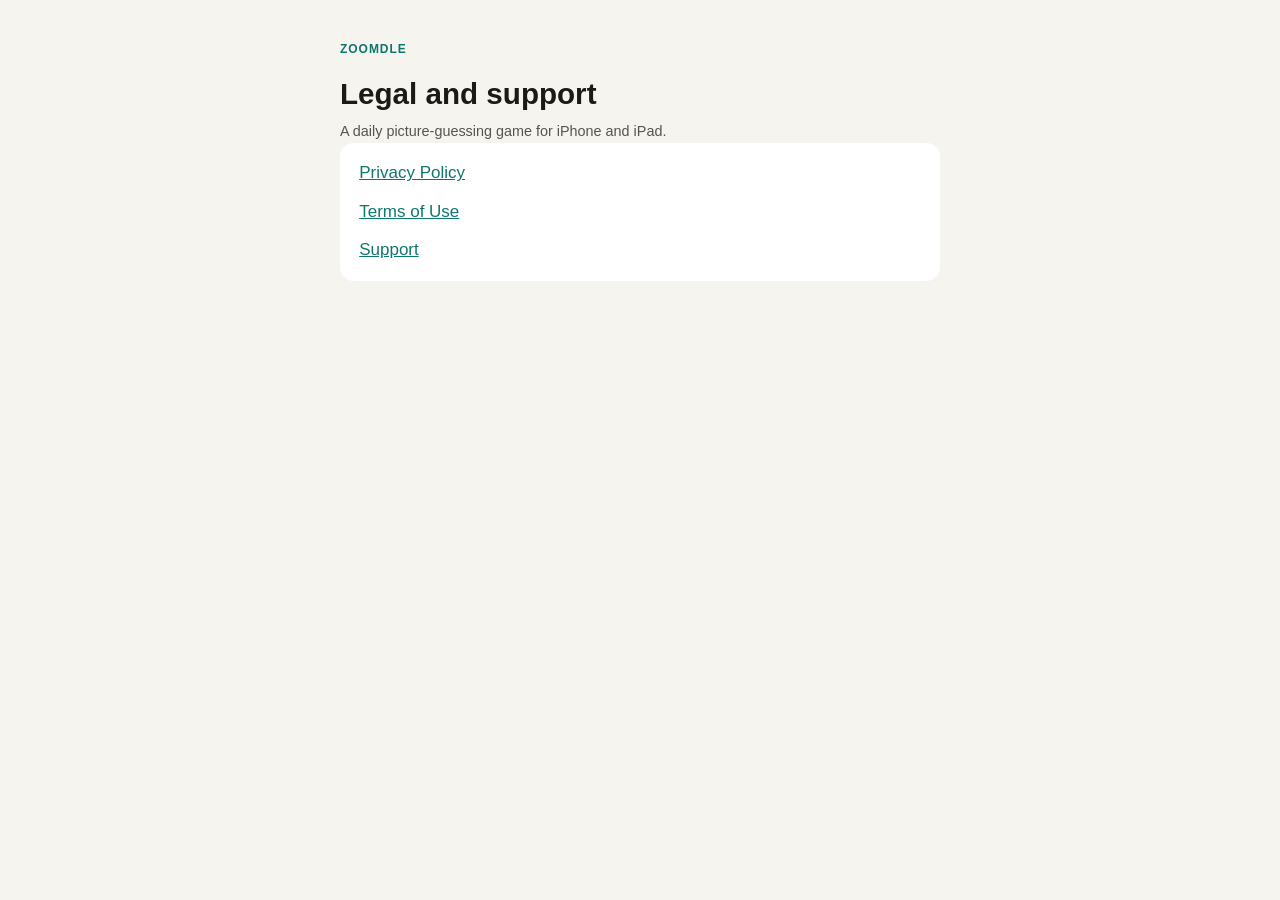
<file: index.html>
<!DOCTYPE html>
<html lang="en">
<head>
  <meta charset="utf-8">
  <meta name="viewport" content="width=device-width, initial-scale=1">
  <title>Zoomdle</title>
  <link rel="stylesheet" href="styles.css">
</head>
<body>
  <main>
    <header>
      <p class="kicker">Zoomdle</p>
      <h1>Legal and support</h1>
      <p class="updated">A daily picture-guessing game for iPhone and iPad.</p>
    </header>
    <section>
      <p><a href="privacy/">Privacy Policy</a></p>
      <p><a href="terms/">Terms of Use</a></p>
      <p><a href="support/">Support</a></p>
    </section>
  </main>
</body>
</html>
</file>
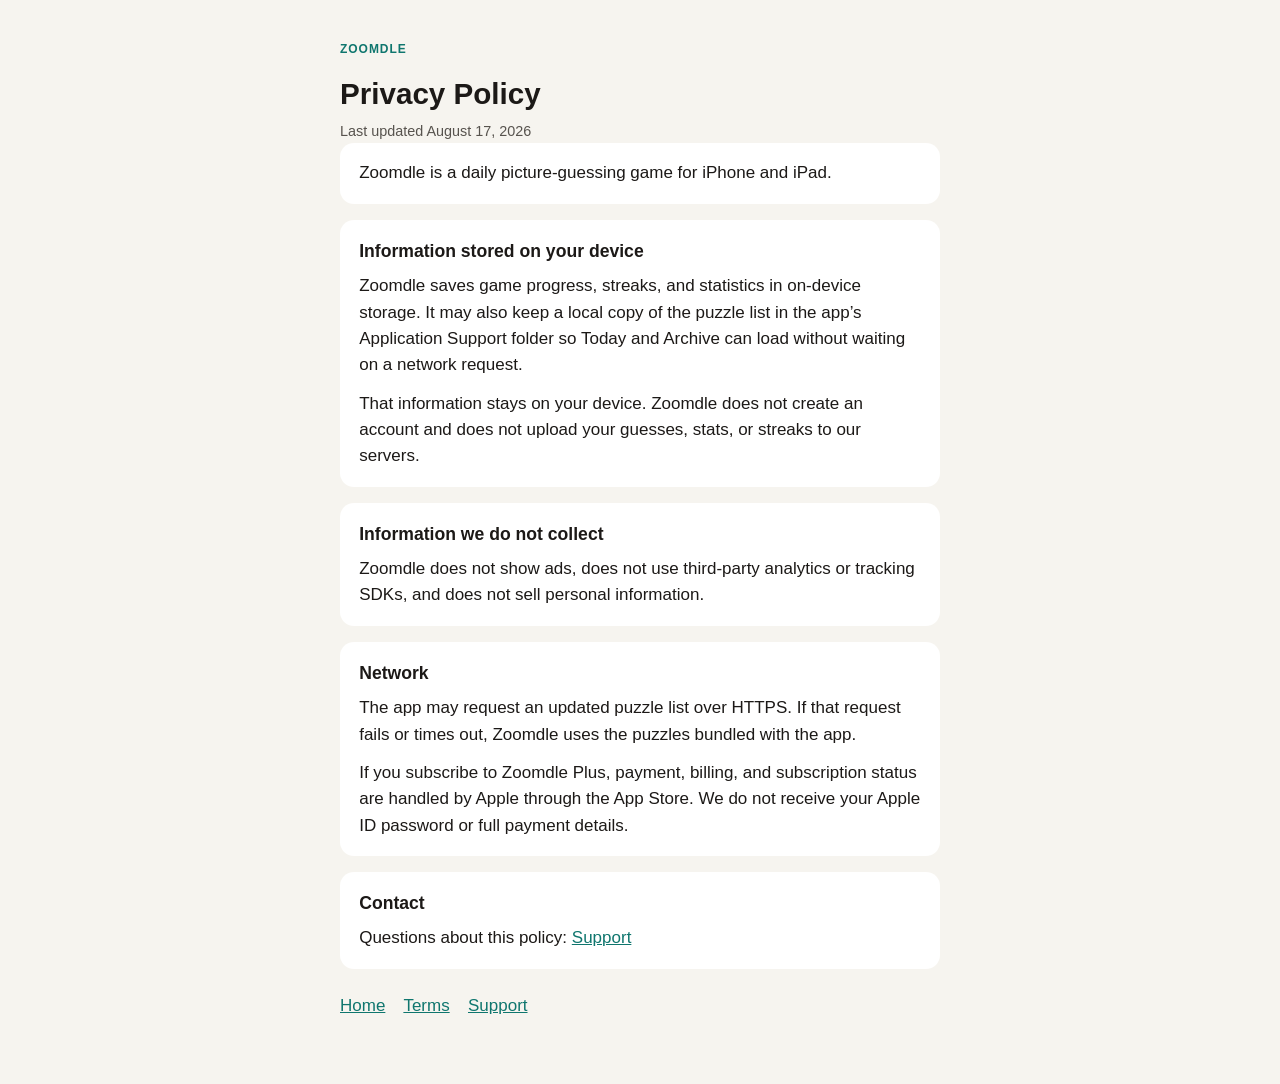
<file: privacy/index.html>
<!DOCTYPE html>
<html lang="en">
<head>
  <meta charset="utf-8">
  <meta name="viewport" content="width=device-width, initial-scale=1">
  <title>Privacy Policy · Zoomdle</title>
  <link rel="stylesheet" href="../styles.css">
</head>
<body>
  <main>
    <header>
      <p class="kicker">Zoomdle</p>
      <h1>Privacy Policy</h1>
      <p class="updated">Last updated August 17, 2026</p>
    </header>
    <section>
      <p>Zoomdle is a daily picture-guessing game for iPhone and iPad.</p>
    </section>
    <section>
      <h2>Information stored on your device</h2>
      <p>Zoomdle saves game progress, streaks, and statistics in on-device storage. It may also keep a local copy of the puzzle list in the app’s Application Support folder so Today and Archive can load without waiting on a network request.</p>
      <p>That information stays on your device. Zoomdle does not create an account and does not upload your guesses, stats, or streaks to our servers.</p>
    </section>
    <section>
      <h2>Information we do not collect</h2>
      <p>Zoomdle does not show ads, does not use third-party analytics or tracking SDKs, and does not sell personal information.</p>
    </section>
    <section>
      <h2>Network</h2>
      <p>The app may request an updated puzzle list over HTTPS. If that request fails or times out, Zoomdle uses the puzzles bundled with the app.</p>
      <p>If you subscribe to Zoomdle Plus, payment, billing, and subscription status are handled by Apple through the App Store. We do not receive your Apple ID password or full payment details.</p>
    </section>
    <section>
      <h2>Contact</h2>
      <p>Questions about this policy: <a href="../support/">Support</a></p>
    </section>
    <nav>
      <a href="../">Home</a>
      <a href="../terms/">Terms</a>
      <a href="../support/">Support</a>
    </nav>
  </main>
</body>
</html>
</file>
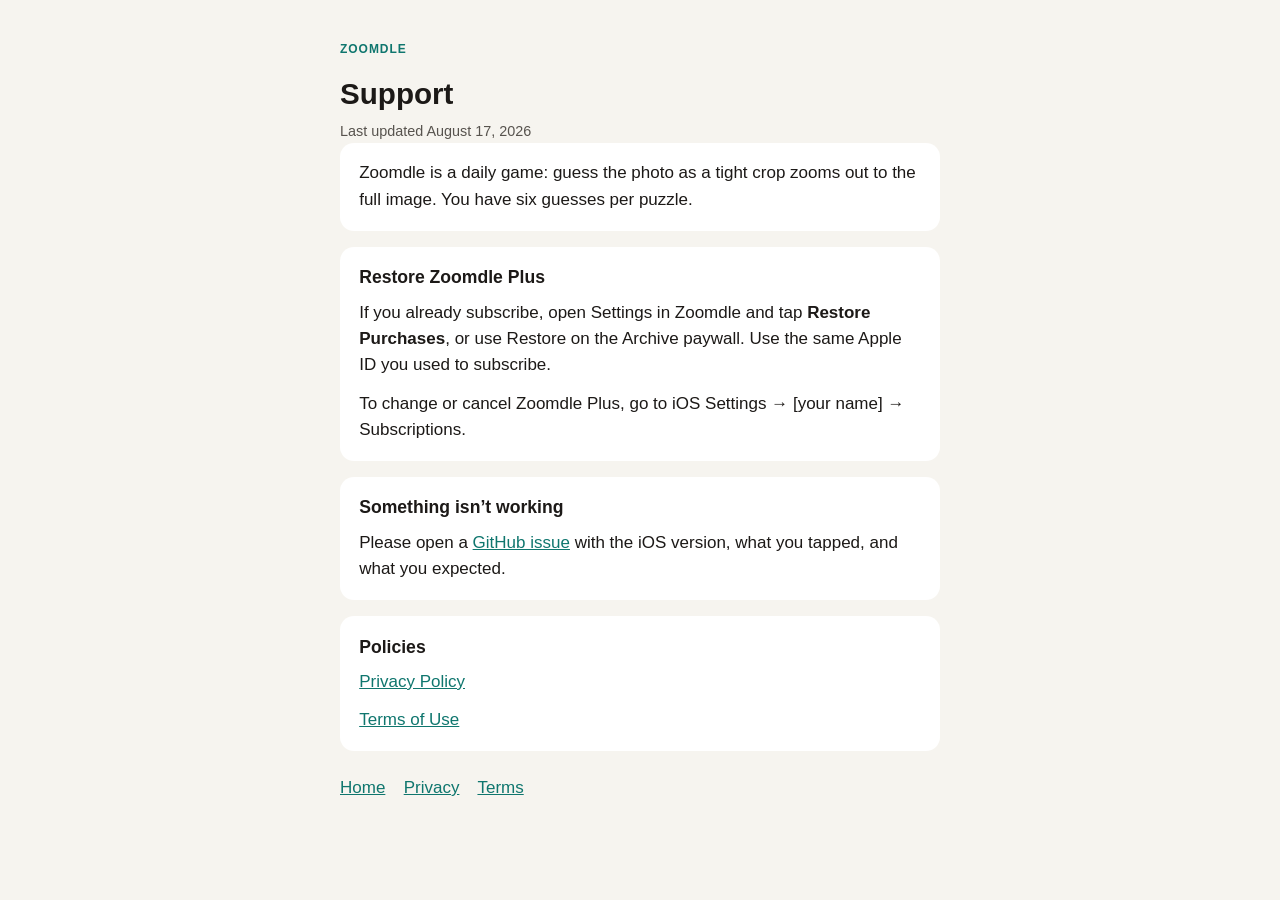
<file: support/index.html>
<!DOCTYPE html>
<html lang="en">
<head>
  <meta charset="utf-8">
  <meta name="viewport" content="width=device-width, initial-scale=1">
  <title>Support · Zoomdle</title>
  <link rel="stylesheet" href="../styles.css">
</head>
<body>
  <main>
    <header>
      <p class="kicker">Zoomdle</p>
      <h1>Support</h1>
      <p class="updated">Last updated August 17, 2026</p>
    </header>
    <section>
      <p>Zoomdle is a daily game: guess the photo as a tight crop zooms out to the full image. You have six guesses per puzzle.</p>
    </section>
    <section>
      <h2>Restore Zoomdle Plus</h2>
      <p>If you already subscribe, open Settings in Zoomdle and tap <strong>Restore Purchases</strong>, or use Restore on the Archive paywall. Use the same Apple ID you used to subscribe.</p>
      <p>To change or cancel Zoomdle Plus, go to iOS Settings → [your name] → Subscriptions.</p>
    </section>
    <section>
      <h2>Something isn’t working</h2>
      <p>Please open a <a href="https://github.com/nuvantage/zoomdle/issues">GitHub issue</a> with the iOS version, what you tapped, and what you expected.</p>
    </section>
    <section>
      <h2>Policies</h2>
      <p><a href="../privacy/">Privacy Policy</a></p>
      <p><a href="../terms/">Terms of Use</a></p>
    </section>
    <nav>
      <a href="../">Home</a>
      <a href="../privacy/">Privacy</a>
      <a href="../terms/">Terms</a>
    </nav>
  </main>
</body>
</html>
</file>
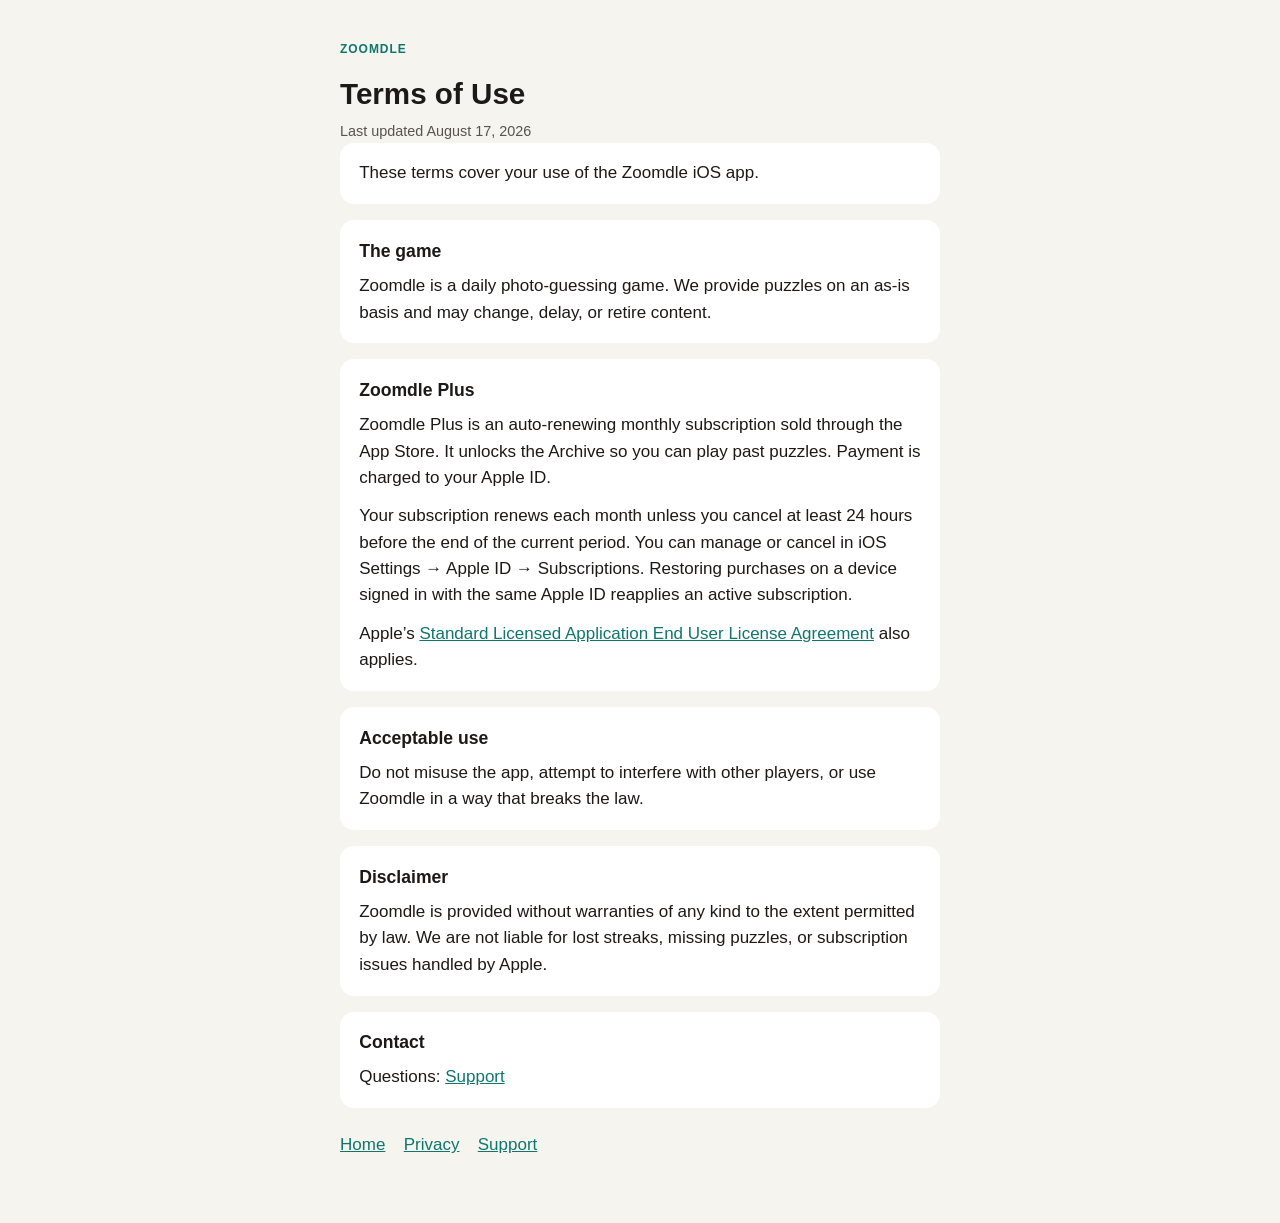
<file: terms/index.html>
<!DOCTYPE html>
<html lang="en">
<head>
  <meta charset="utf-8">
  <meta name="viewport" content="width=device-width, initial-scale=1">
  <title>Terms of Use · Zoomdle</title>
  <link rel="stylesheet" href="../styles.css">
</head>
<body>
  <main>
    <header>
      <p class="kicker">Zoomdle</p>
      <h1>Terms of Use</h1>
      <p class="updated">Last updated August 17, 2026</p>
    </header>
    <section>
      <p>These terms cover your use of the Zoomdle iOS app.</p>
    </section>
    <section>
      <h2>The game</h2>
      <p>Zoomdle is a daily photo-guessing game. We provide puzzles on an as-is basis and may change, delay, or retire content.</p>
    </section>
    <section>
      <h2>Zoomdle Plus</h2>
      <p>Zoomdle Plus is an auto-renewing monthly subscription sold through the App Store. It unlocks the Archive so you can play past puzzles. Payment is charged to your Apple ID.</p>
      <p>Your subscription renews each month unless you cancel at least 24 hours before the end of the current period. You can manage or cancel in iOS Settings → Apple ID → Subscriptions. Restoring purchases on a device signed in with the same Apple ID reapplies an active subscription.</p>
      <p>Apple’s <a href="https://www.apple.com/legal/internet-services/itunes/dev/stdeula/">Standard Licensed Application End User License Agreement</a> also applies.</p>
    </section>
    <section>
      <h2>Acceptable use</h2>
      <p>Do not misuse the app, attempt to interfere with other players, or use Zoomdle in a way that breaks the law.</p>
    </section>
    <section>
      <h2>Disclaimer</h2>
      <p>Zoomdle is provided without warranties of any kind to the extent permitted by law. We are not liable for lost streaks, missing puzzles, or subscription issues handled by Apple.</p>
    </section>
    <section>
      <h2>Contact</h2>
      <p>Questions: <a href="../support/">Support</a></p>
    </section>
    <nav>
      <a href="../">Home</a>
      <a href="../privacy/">Privacy</a>
      <a href="../support/">Support</a>
    </nav>
  </main>
</body>
</html>
</file>
<file: styles.css>
:root {
  color-scheme: light dark;
  --bg: #f6f4ef;
  --fg: #1c1917;
  --muted: #57534e;
  --card: #fff;
  --accent: #0f766e;
}
@media (prefers-color-scheme: dark) {
  :root {
    --bg: #1c1917;
    --fg: #f5f5f4;
    --muted: #a8a29e;
    --card: #292524;
    --accent: #5eead4;
  }
}
* { box-sizing: border-box; }
body {
  margin: 0;
  font: 17px/1.55 -apple-system, BlinkMacSystemFont, "Segoe UI", sans-serif;
  background: var(--bg);
  color: var(--fg);
}
main {
  max-width: 40rem;
  margin: 0 auto;
  padding: 2.5rem 1.25rem 4rem;
}
header h1 { margin: 0 0 0.25rem; font-size: 1.85rem; }
.kicker {
  letter-spacing: 0.08em;
  text-transform: uppercase;
  font-size: 0.75rem;
  color: var(--accent);
  font-weight: 700;
}
.updated { color: var(--muted); font-size: 0.9rem; margin: 0 0 1.75rem; }
section {
  background: var(--card);
  padding: 1.1rem 1.2rem;
  border-radius: 14px;
  margin-bottom: 1rem;
}
h2 { margin: 0 0 0.5rem; font-size: 1.1rem; }
p, li { color: var(--fg); }
p { margin: 0 0 0.75rem; }
p:last-child, ul:last-child { margin-bottom: 0; }
ul { margin: 0; padding-left: 1.2rem; }
a { color: var(--accent); }
nav { margin-top: 1.5rem; color: var(--muted); }
nav a { margin-right: 0.85rem; }
</file>
